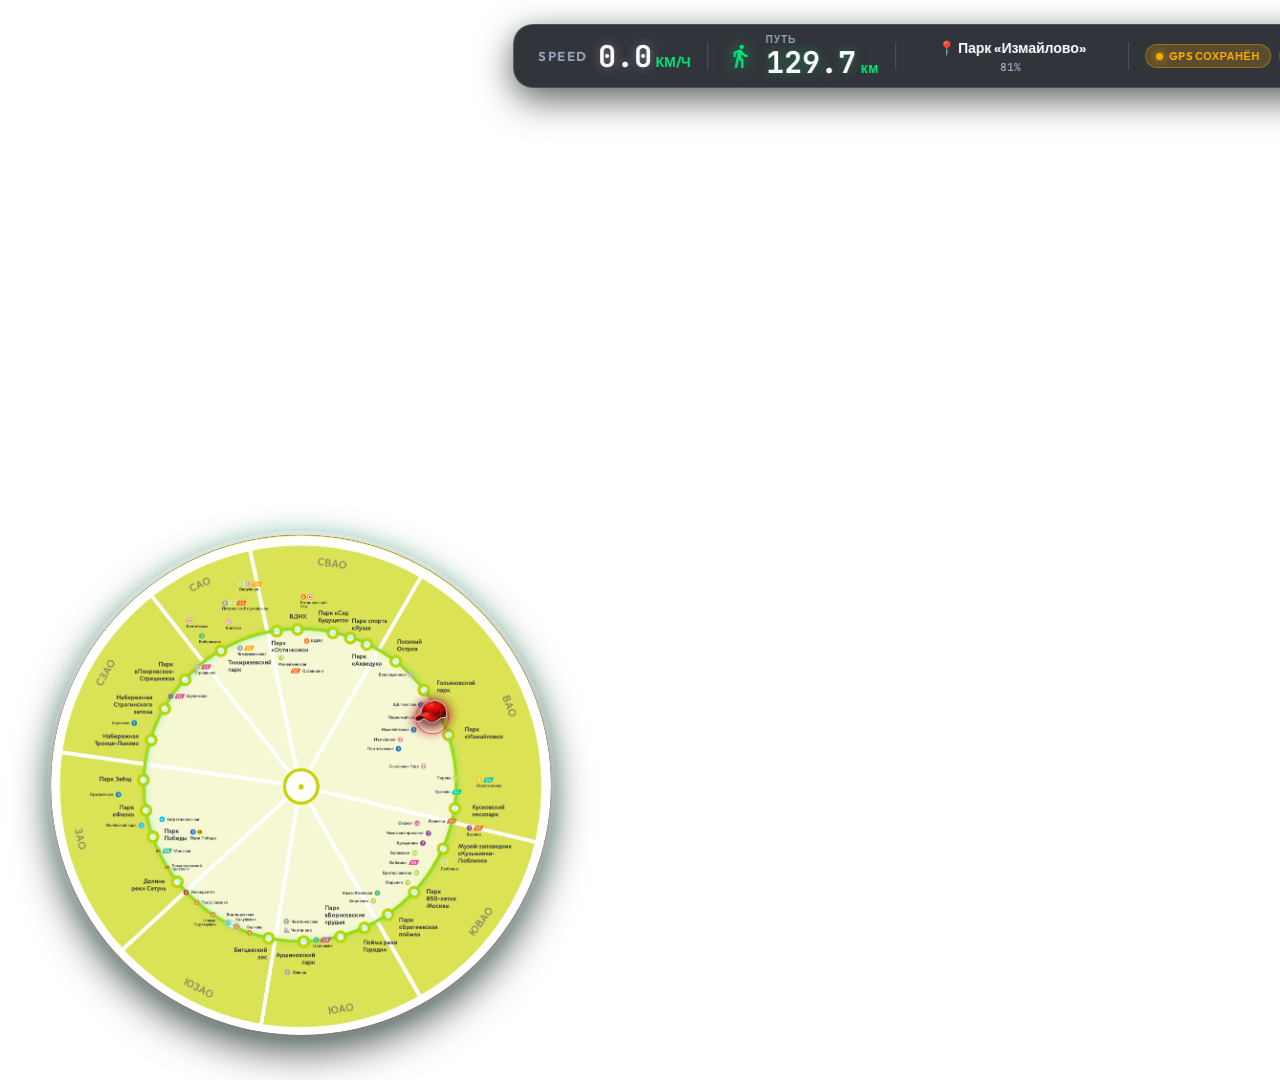
<file: index.html>
<!DOCTYPE html>
<html lang="ru">
<head>
  <meta charset="UTF-8">
  <meta name="viewport" content="width=1920, height=1080, initial-scale=1.0">
  <title>Зеленое кольцо Москвы — Виджет OBS / Twitch</title>
  <link rel="stylesheet" href="css/style.css">
</head>
<body>
  <div id="overlay-root">
    
    <!-- ====================================================================
         TOP HUD: SPEED, HEART RATE (BPM), LOCATION, STATUS
         ==================================================================== -->
    <header id="top-hud">
      <!-- SPEED Indicator -->
      <div class="hud-item hud-speed">
        <span class="speed-label">SPEED</span>
        <div class="speed-value-wrap">
          <span id="hud-speed-value">0.0</span>
          <span class="speed-unit">км/ч</span>
        </div>
      </div>

      <div class="hud-divider"></div>

      <!-- DISTANCE Traveled Indicator -->
      <div class="hud-item hud-distance">
        <div class="distance-icon-wrap">
          <svg id="hud-distance-icon" viewBox="0 0 24 24" fill="currentColor">
            <path d="M13.5 5.5c1.1 0 2-.9 2-2s-.9-2-2-2-2 .9-2 2 .9 2 2 2zM9.8 8.9L7 23h2.1l1.8-8 2.1 2v6h2v-7.5l-2.1-2 .6-3C14.8 12 16.8 13 19 13v-2c-1.9 0-3.5-1-4.3-2.4l-1-1.6c-.4-.6-1-1-1.7-1-.3 0-.5.1-.8.1L6 8.3V13h2V9.6l1.8-.7"/>
          </svg>
        </div>
        <div class="distance-value-wrap">
          <span class="distance-label">ПУТЬ</span>
          <div class="distance-number-wrap">
            <span id="hud-distance-value">129.7</span>
            <span class="distance-unit">км</span>
          </div>
        </div>
      </div>

      <div class="hud-divider"></div>

      <!-- Current Park & Route Progress -->
      <div class="hud-item hud-location">
        <div id="hud-park-badge">📍 Парк «Измайлово»</div>
        <div class="progress-track-wrap">
          <div class="progress-track">
            <div id="hud-progress-fill" style="width: 20%;"></div>
          </div>
          <span id="hud-progress-text">20%</span>
        </div>
      </div>

      <div class="hud-divider"></div>

      <!-- Live Status Pills -->
      <div class="hud-pills-wrap">
        <div id="hud-gps-pill" class="hud-pill status-waiting">
          <span class="status-dot"></span>GPS: ОЖИДАНИЕ
        </div>
        <div id="hud-ring-pill" class="hud-pill status-live">
          <span class="status-dot"></span>ЗКМ: 160 КМ
        </div>
      </div>
    </header>

    <!-- ====================================================================
         CIRCULAR MOSCOW GREEN RING MAP & CAP MARKER
         ==================================================================== -->
    <main id="widget-stage">
      <div id="map-viewport">
        <div id="map-container">
          <!-- Background image of Moscow Green Ring -->
          <img id="map-image" src="map.png" alt="Зеленое кольцо Москвы" draggable="false">

          <!-- Glowing ring track overlay -->
          <div id="route-glow-ring"></div>

          <!-- Dynamic Moving Cap Marker -->
          <div id="marker-wrapper">
            <!-- Pulsing radar wave beacon -->
            <div id="marker-pulse"></div>

            <!-- Cap from public/cap.png -->
            <img id="marker-cap" src="cap.png" alt="Маркер кепка" draggable="false">

            <!-- Fallback SVG Cap (if cap.png fails to load) -->
            <div id="marker-fallback">
              <svg class="fallback-cap-svg" viewBox="0 0 64 64" fill="none">
                <circle cx="32" cy="32" r="28" fill="#e53935" stroke="#ffffff" stroke-width="3"/>
                <path d="M16 38 C 22 24, 42 24, 48 38 Z" fill="#b71c1c"/>
                <ellipse cx="32" cy="40" rx="16" ry="6" fill="#d32f2f"/>
              </svg>
            </div>
          </div>
        </div>
      </div>
    </main>

    <!-- ====================================================================
         STREAM CONTROLS PANEL (Hidden in clean OBS mode or via 'H' key)
         ==================================================================== -->
    <aside id="controls-panel">
      <div class="controls-header">
        <span>Статус приёма стрима</span>
        <span class="shortcut-hints">Скрыть: <kbd>H</kbd></span>
      </div>

      <div class="controls-buttons">
        <button id="btn-toggle-layout" class="interactive-btn">
          📐 Сменить угол
        </button>
        <button id="btn-copy-mobile-link" class="interactive-btn">
          📱 Скопировать ссылку для стримера
        </button>
      </div>

      <div class="shortcut-hints">
        <span>Скрыть панель: <kbd>H</kbd></span>
        <span>Положение: <kbd>L</kbd></span>
      </div>

      <div id="status-message"></div>
    </aside>

  </div>

  <script type="module" src="js/overlay.js?v=129.7"></script>
</body>
</html>
</file>
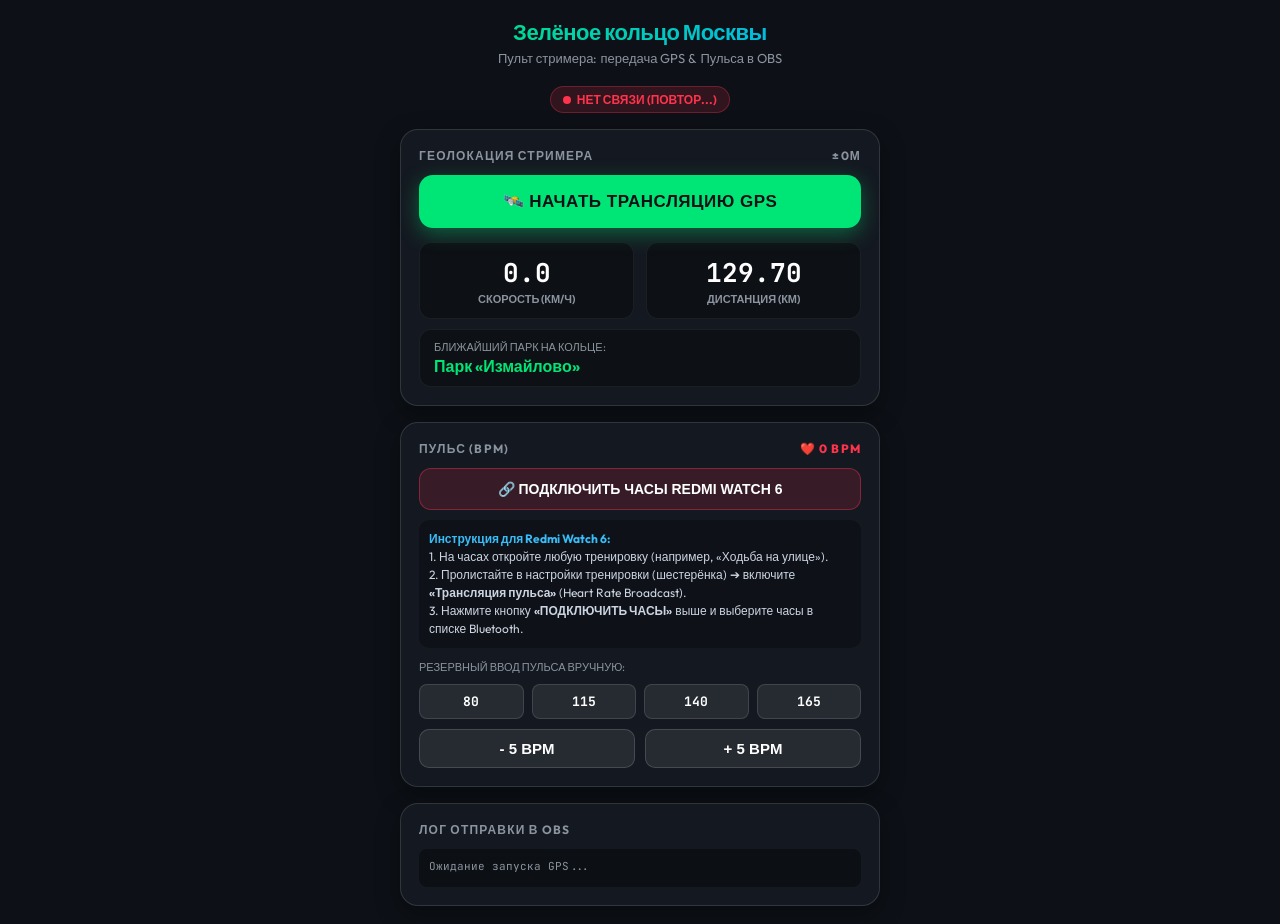
<file: mobile.html>
<!DOCTYPE html>
<html lang="ru">
<head>
  <meta charset="UTF-8">
  <meta name="viewport" content="width=device-width, initial-scale=1.0, maximum-scale=1.0, user-scalable=no">
  <title>Пульт стримера — Зелёное кольцо Москвы</title>
  <link rel="stylesheet" href="css/mobile.css">
</head>
<body>
  <div class="mobile-container">
    
    <header>
      <h1>Зелёное кольцо Москвы</h1>
      <div class="subtitle">Пульт стримера: передача GPS & Пульса в OBS</div>
    </header>

    <!-- Connection Status -->
    <div style="text-align: center;">
      <div id="conn-status" class="connection-pill conn-offline">
        <span class="dot"></span>ПОДКЛЮЧЕНИЕ К ОБС...
      </div>
    </div>

    <!-- GPS Main Card -->
    <section class="card">
      <div class="card-title">
        <span>Геолокация стримера</span>
        <span id="val-accuracy">±0м</span>
      </div>

      <button id="btn-gps-toggle" class="btn-primary">
        🛰️ НАЧАТЬ ТРАНСЛЯЦИЮ GPS
      </button>

      <div class="metrics-grid">
        <div class="metric-box">
          <div id="val-speed" class="metric-val">0.0</div>
          <div class="metric-unit">скорость (км/ч)</div>
        </div>
        <div class="metric-box">
          <div id="val-dist" class="metric-val">129.70</div>
          <div class="metric-unit">дистанция (км)</div>
        </div>
      </div>

      <div class="metric-box" style="margin-top: 10px; text-align: left; padding: 10px 14px;">
        <div style="font-size: 11px; color: var(--text-muted); text-transform: uppercase;">Ближайший парк на кольце:</div>
        <div id="val-park" style="font-size: 16px; font-weight: 700; color: #00e676; margin-top: 2px;">
          Парк «Измайлово»
        </div>
      </div>
    </section>

    <!-- Heart Rate (BPM) Card -->
    <section class="card">
      <div class="card-title">
        <span>Пульс (BPM)</span>
        <span style="color: var(--accent-red); font-weight: 800;">❤️ <span id="val-bpm">0</span> BPM</span>
      </div>

      <button id="btn-ble-connect" class="btn-secondary" style="background: rgba(255, 51, 75, 0.15); border-color: rgba(255, 51, 75, 0.4); color: #fff;">
        🔗 ПОДКЛЮЧИТЬ ЧАСЫ REDMI WATCH 6
      </button>

      <div style="font-size: 12px; color: #cbd5e1; margin-top: 10px; line-height: 1.5; background: rgba(0,0,0,0.3); padding: 10px; border-radius: 10px;">
        <b style="color: #38bdf8;">Инструкция для Redmi Watch 6:</b><br>
        1. На часах откройте любую тренировку (например, «Ходьба на улице»).<br>
        2. Пролистайте в настройки тренировки (шестерёнка) ➔ включите <b>«Трансляция пульса»</b> (Heart Rate Broadcast).<br>
        3. Нажмите кнопку <b>«ПОДКЛЮЧИТЬ ЧАСЫ»</b> выше и выберите часы в списке Bluetooth.
      </div>

      <!-- Quick Manual BPM Controls as backup -->
      <div style="font-size: 11px; color: var(--text-muted); margin-top: 12px; text-transform: uppercase;">
        Резервный ввод пульса вручную:
      </div>
      <div class="bpm-presets">
        <button class="btn-preset" data-bpm="80">80</button>
        <button class="btn-preset" data-bpm="115">115</button>
        <button class="btn-preset" data-bpm="140">140</button>
        <button class="btn-preset" data-bpm="165">165</button>
      </div>

      <div class="bpm-step-row">
        <button id="btn-bpm-minus" class="btn-step">- 5 BPM</button>
        <button id="btn-bpm-plus" class="btn-step">+ 5 BPM</button>
      </div>
    </section>

    <!-- Status Log -->
    <section class="card">
      <div class="card-title">Лог отправки в OBS</div>
      <div id="status-log" class="status-log">Ожидание запуска GPS...</div>
    </section>

  </div>

  <script type="module" src="js/mobile.js"></script>
</body>
</html>
</file>
<file: css/style.css>
@import url('https://fonts.googleapis.com/css2?family=Outfit:wght@400;600;700;800;900&family=JetBrains+Mono:wght@500;700&display=swap');

:root {
  --primary-green: #00e676;
  --glow-green: rgba(0, 230, 118, 0.4);
  --accent-red: #ff334b;
  --glow-red: rgba(255, 51, 75, 0.5);
  --bg-hud: rgba(13, 17, 24, 0.85);
  --border-hud: rgba(255, 255, 255, 0.14);
  --text-main: #f0f4f8;
  --text-muted: #94a3b8;
  --font-main: 'Outfit', -apple-system, BlinkMacSystemFont, sans-serif;
  --font-mono: 'JetBrains Mono', monospace;
}

* {
  box-sizing: border-box;
}

html, body {
  width: 1920px;
  height: 1080px;
  margin: 0;
  padding: 0;
  overflow: hidden;
  background: transparent !important;
  font-family: var(--font-main);
  color: var(--text-main);
  user-select: none;
}

/* Master Overlay Root */
#overlay-root {
  position: absolute;
  top: 0;
  left: 0;
  width: 1920px;
  height: 1080px;
  background: transparent;
  pointer-events: none;
  display: flex;
  flex-direction: column;
}

/* Allow interactive control panel clicks */
#controls-panel, .interactive-btn {
  pointer-events: auto;
}

/* ==========================================================================
   TOP STREAM HUD (SPEED, HEART RATE, LOCATION, PROGRESS)
   ========================================================================== */
#top-hud {
  position: absolute;
  top: 24px;
  left: 50%;
  transform: translateX(-50%);
  display: flex;
  align-items: center;
  gap: 16px;
  padding: 10px 24px;
  background: var(--bg-hud);
  backdrop-filter: blur(16px);
  -webkit-backdrop-filter: blur(16px);
  border: 1px solid var(--border-hud);
  border-radius: 20px;
  box-shadow: 0 12px 36px rgba(0, 0, 0, 0.6), 0 0 18px rgba(0, 230, 118, 0.15);
  z-index: 100;
  pointer-events: auto;
  transition: all 0.3s cubic-bezier(0.16, 1, 0.3, 1);
}

.hud-item {
  display: flex;
  align-items: center;
  gap: 10px;
}

.hud-divider {
  width: 1px;
  height: 28px;
  background: rgba(255, 255, 255, 0.15);
}

/* Speed Display */
.hud-speed {
  font-weight: 800;
}

.speed-label {
  font-size: 13px;
  font-weight: 700;
  letter-spacing: 1.5px;
  color: var(--text-muted);
  text-transform: uppercase;
}

.speed-value-wrap {
  display: flex;
  align-items: baseline;
  gap: 4px;
}

#hud-speed-value {
  font-family: var(--font-mono);
  font-size: 30px;
  font-weight: 700;
  color: #ffffff;
  min-width: 45px;
  text-shadow: 0 0 12px rgba(255, 255, 255, 0.3);
}

.speed-unit {
  font-size: 14px;
  font-weight: 700;
  color: var(--primary-green);
  text-transform: uppercase;
}

/* DISTANCE Display */
.hud-distance {
  display: flex;
  align-items: center;
  gap: 10px;
}

.distance-icon-wrap {
  position: relative;
  display: flex;
  align-items: center;
  justify-content: center;
  width: 32px;
  height: 32px;
}

#hud-distance-icon {
  width: 26px;
  height: 26px;
  fill: #00e676;
  filter: drop-shadow(0 0 8px rgba(0, 230, 118, 0.6));
  animation: runner-bounce 1.2s infinite ease-in-out;
}

@keyframes runner-bounce {
  0%, 100% { transform: translateY(0); }
  50% { transform: translateY(-3px); }
}

.distance-value-wrap {
  display: flex;
  flex-direction: column;
  justify-content: center;
}

.distance-label {
  font-size: 10px;
  font-weight: 700;
  color: var(--text-muted);
  letter-spacing: 1px;
  text-transform: uppercase;
  line-height: 1;
  margin-bottom: 2px;
}

.distance-number-wrap {
  display: flex;
  align-items: baseline;
  gap: 5px;
}

#hud-distance-value {
  font-family: var(--font-mono);
  font-size: 30px;
  font-weight: 700;
  color: #ffffff;
  min-width: 58px;
  text-shadow: 0 0 12px rgba(0, 230, 118, 0.4);
  line-height: 1;
}

.distance-unit {
  font-size: 14px;
  font-weight: 700;
  color: #00e676;
  letter-spacing: 0.5px;
}

/* Location Badge & Route Progress */
.hud-location {
  display: flex;
  flex-direction: column;
  gap: 3px;
  min-width: 200px;
}

#hud-park-badge {
  font-size: 14px;
  font-weight: 700;
  color: #ffffff;
  white-space: nowrap;
  overflow: hidden;
  text-overflow: ellipsis;
  max-width: 240px;
}

.progress-track-wrap {
  display: flex;
  align-items: center;
  gap: 8px;
}

.progress-track {
  flex: 1;
  height: 5px;
  background: rgba(255, 255, 255, 0.12);
  border-radius: 3px;
  overflow: hidden;
}

#hud-progress-fill {
  height: 100%;
  width: 0%;
  background: linear-gradient(90deg, #00e676, #00b0ff);
  border-radius: 3px;
  transition: width 0.4s ease;
  box-shadow: 0 0 8px var(--glow-green);
}

#hud-progress-text {
  font-family: var(--font-mono);
  font-size: 11px;
  font-weight: 700;
  color: var(--text-muted);
  min-width: 32px;
}

/* Status Pills (GPS LIVE, DEMO, BLE) */
.hud-pills-wrap {
  display: flex;
  align-items: center;
  gap: 8px;
}

.hud-pill {
  display: flex;
  align-items: center;
  gap: 6px;
  font-size: 11px;
  font-weight: 700;
  padding: 4px 10px;
  border-radius: 12px;
  text-transform: uppercase;
  letter-spacing: 0.5px;
}

.status-dot {
  width: 7px;
  height: 7px;
  border-radius: 50%;
}

.status-live {
  background: rgba(0, 230, 118, 0.18);
  color: #00e676;
  border: 1px solid rgba(0, 230, 118, 0.35);
}
.status-live .status-dot {
  background: #00e676;
  box-shadow: 0 0 8px #00e676;
}

.status-demo {
  background: rgba(179, 136, 255, 0.2);
  color: #b388ff;
  border: 1px solid rgba(179, 136, 255, 0.4);
}
.status-demo .status-dot {
  background: #b388ff;
  box-shadow: 0 0 8px #b388ff;
}

.status-waiting {
  background: rgba(148, 163, 184, 0.18);
  color: #94a3b8;
  border: 1px solid rgba(148, 163, 184, 0.3);
}
.status-waiting .status-dot {
  background: #94a3b8;
}

.status-retained {
  background: rgba(255, 171, 0, 0.2);
  color: #ffab00;
  border: 1px solid rgba(255, 171, 0, 0.4);
}
.status-retained .status-dot {
  background: #ffab00;
  box-shadow: 0 0 8px #ffab00;
}

/* ==========================================================================
   CIRCULAR MAP WIDGET CONTAINER
   ========================================================================== */
#widget-stage {
  position: absolute;
  bottom: 30px;
  left: 36px;
  width: 530px;
  height: 530px;
  display: flex;
  align-items: center;
  justify-content: center;
  transition: all 0.4s cubic-bezier(0.16, 1, 0.3, 1);
  pointer-events: auto;
}

/* Circular Map Viewport: clips out the outer solid olive background! */
#map-viewport {
  position: relative;
  width: 500px;
  height: 500px;
  border-radius: 50%;
  overflow: hidden;
  box-shadow:
    0 16px 40px rgba(0, 0, 0, 0.65),
    0 0 0 4px rgba(255, 255, 255, 0.9),
    0 0 24px rgba(0, 230, 118, 0.35);
  background: #000;
}

/* The underlying full map container (1513x1116 scaled and centered) */
#map-container {
  position: absolute;
  /* Centering the circle center (762.69, 570.96) right at viewport center (250, 250) */
  /* Scale factor: 500px viewport / (522.5 * 2 = 1045px diameter) ~= 0.478468 */
  width: 1513px;
  height: 1116px;
  left: 50%;
  top: 50%;
  transform: translate(-50.41%, -51.16%) scale(0.4785);
  transform-origin: 50.41% 51.16%;
}

#map-image {
  width: 1513px;
  height: 1116px;
  display: block;
  pointer-events: none;
}

/* Overlay glowing ring highlight along route */
#route-glow-ring {
  position: absolute;
  top: 570.96px;
  left: 762.69px;
  width: 652.92px; /* 2 * 326.46 */
  height: 652.92px;
  transform: translate(-50%, -50%);
  border-radius: 50%;
  border: 3px solid rgba(0, 230, 118, 0.25);
  box-shadow: 0 0 16px rgba(0, 230, 118, 0.4), inset 0 0 16px rgba(0, 230, 118, 0.2);
  pointer-events: none;
}

/* ==========================================================================
   MARKER: CAP / LOGO + RADAR PULSE BEACON
   ========================================================================== */
#marker-wrapper {
  position: absolute;
  /* left and top dynamically set in overlay.js as percentages of map (1513x1116) */
  width: 0;
  height: 0;
  display: flex;
  align-items: center;
  justify-content: center;
  z-index: 50;
  pointer-events: none;
}

/* Glowing radar pulse expanding underneath the cap */
#marker-pulse {
  position: absolute;
  width: 70px;
  height: 70px;
  border-radius: 50%;
  background: radial-gradient(circle, rgba(255, 51, 75, 0.5) 0%, rgba(255, 51, 75, 0) 70%);
  border: 2px solid rgba(255, 51, 75, 0.8);
  box-shadow: 0 0 18px var(--glow-red);
  transform: translate(-50%, -50%);
  animation: radar-expand 1.8s infinite cubic-bezier(0.2, 0.8, 0.4, 1);
  pointer-events: none;
}

@keyframes radar-expand {
  0% {
    transform: translate(-50%, -50%) scale(0.4);
    opacity: 1;
  }
  100% {
    transform: translate(-50%, -50%) scale(2.2);
    opacity: 0;
  }
}

/* Cap Image from public/cap.png */
#marker-cap {
  position: absolute;
  width: 76px;
  height: 76px;
  object-fit: contain;
  /* Anchor slightly below center for realistic pin look */
  transform: translate(-50%, -60%);
  filter: drop-shadow(0 6px 14px rgba(0, 0, 0, 0.75)) drop-shadow(0 0 10px rgba(255, 51, 75, 0.6));
  transition: transform 0.15s ease-out;
  animation: cap-bob 2.4s infinite ease-in-out;
  pointer-events: none;
}

@keyframes cap-bob {
  0%, 100% { transform: translate(-50%, -60%) rotate(0deg); }
  50% { transform: translate(-50%, -67%) rotate(2deg); }
}

/* Fallback Red Cap / Marker (if cap.png is missing) */
#marker-fallback {
  position: absolute;
  width: 64px;
  height: 64px;
  transform: translate(-50%, -50%);
  align-items: center;
  justify-content: center;
  display: none;
}

.fallback-cap-svg {
  width: 58px;
  height: 58px;
  filter: drop-shadow(0 6px 12px rgba(0,0,0,0.8));
}

/* ==========================================================================
   LAYOUT VARIANTS (via URL param or L key)
   ========================================================================== */
/* Bottom-Right */
#overlay-root.layout-bottom-right #widget-stage {
  left: auto;
  right: 36px;
  bottom: 30px;
}

/* Center */
#overlay-root.layout-center #widget-stage {
  left: 50%;
  bottom: auto;
  top: 50%;
  transform: translate(-50%, -50%);
  width: 680px;
  height: 680px;
}
#overlay-root.layout-center #map-viewport {
  width: 650px;
  height: 650px;
}
#overlay-root.layout-center #map-container {
  transform: translate(-50.41%, -51.16%) scale(0.622);
}

/* Fullscreen Overlay Mode */
#overlay-root.layout-fullscreen #widget-stage {
  left: 50%;
  bottom: auto;
  top: 50%;
  transform: translate(-50%, -50%);
  width: 950px;
  height: 950px;
}
#overlay-root.layout-fullscreen #map-viewport {
  width: 900px;
  height: 900px;
}
#overlay-root.layout-fullscreen #map-container {
  transform: translate(-50.41%, -51.16%) scale(0.861);
}

/* ==========================================================================
   STREAMER CONTROLS PANEL (Auto-hide for OBS clean stream)
   ========================================================================== */
#controls-panel {
  position: absolute;
  bottom: 24px;
  right: 36px;
  display: flex;
  flex-direction: column;
  gap: 10px;
  background: var(--bg-hud);
  backdrop-filter: blur(14px);
  border: 1px solid var(--border-hud);
  padding: 14px 18px;
  border-radius: 18px;
  box-shadow: 0 10px 30px rgba(0,0,0,0.5);
  z-index: 110;
  transition: opacity 0.3s ease, transform 0.3s ease;
}

#controls-panel.obs-hidden {
  opacity: 0;
  pointer-events: none;
  transform: translateY(12px);
}

.controls-header {
  display: flex;
  align-items: center;
  justify-content: space-between;
  font-size: 11px;
  font-weight: 700;
  letter-spacing: 1px;
  color: var(--text-muted);
  text-transform: uppercase;
}

.controls-buttons {
  display: flex;
  gap: 8px;
  flex-wrap: wrap;
}

.interactive-btn {
  background: rgba(255, 255, 255, 0.08);
  border: 1px solid rgba(255, 255, 255, 0.16);
  color: #ffffff;
  padding: 8px 14px;
  border-radius: 10px;
  font-family: var(--font-main);
  font-size: 13px;
  font-weight: 700;
  cursor: pointer;
  display: flex;
  align-items: center;
  gap: 6px;
  transition: all 0.2s ease;
}

.interactive-btn:hover {
  background: rgba(255, 255, 255, 0.16);
  border-color: rgba(255, 255, 255, 0.3);
  transform: translateY(-1px);
}

.interactive-btn.active {
  background: var(--primary-green);
  color: #0d1117;
  border-color: var(--primary-green);
  box-shadow: 0 0 14px var(--glow-green);
}

.shortcut-hints {
  font-size: 11px;
  color: var(--text-muted);
  display: flex;
  gap: 10px;
}

.shortcut-hints kbd {
  background: rgba(255, 255, 255, 0.12);
  padding: 2px 5px;
  border-radius: 4px;
  font-family: var(--font-mono);
  color: #fff;
}

#status-message {
  font-size: 12px;
  min-height: 16px;
  font-weight: 600;
}
.msg-info { color: #38bdf8; }
.msg-success { color: #4ade80; }
.msg-warning { color: #facc15; }
</file>
<file: css/mobile.css>
@import url('https://fonts.googleapis.com/css2?family=Outfit:wght@400;600;700;800&family=JetBrains+Mono:wght@500;700&display=swap');

:root {
  --primary-green: #00e676;
  --accent-red: #ff334b;
  --bg-dark: #0d1117;
  --bg-card: rgba(22, 27, 34, 0.95);
  --border-card: rgba(255, 255, 255, 0.12);
  --text-main: #f0f4f8;
  --text-muted: #8b949e;
  --font-main: 'Outfit', sans-serif;
  --font-mono: 'JetBrains Mono', monospace;
}

* {
  box-sizing: border-box;
  margin: 0;
  padding: 0;
  -webkit-tap-highlight-color: transparent;
}

body {
  background-color: var(--bg-dark);
  color: var(--text-main);
  font-family: var(--font-main);
  min-height: 100vh;
  padding: 18px;
  display: flex;
  flex-direction: column;
  align-items: center;
}

.mobile-container {
  width: 100%;
  max-width: 480px;
  display: flex;
  flex-direction: column;
  gap: 16px;
}

header {
  text-align: center;
  margin-bottom: 4px;
}

h1 {
  font-size: 22px;
  font-weight: 800;
  letter-spacing: -0.5px;
  background: linear-gradient(90deg, #00e676, #00b0ff);
  -webkit-background-clip: text;
  -webkit-text-fill-color: transparent;
}

.subtitle {
  font-size: 13px;
  color: var(--text-muted);
  margin-top: 4px;
}

/* Card styles */
.card {
  background: var(--bg-card);
  border: 1px solid var(--border-card);
  border-radius: 18px;
  padding: 18px;
  box-shadow: 0 8px 24px rgba(0,0,0,0.4);
}

.card-title {
  font-size: 12px;
  font-weight: 700;
  letter-spacing: 1.2px;
  text-transform: uppercase;
  color: var(--text-muted);
  margin-bottom: 12px;
  display: flex;
  align-items: center;
  justify-content: space-between;
}

/* Status Indicator */
.connection-pill {
  display: inline-flex;
  align-items: center;
  gap: 6px;
  padding: 5px 12px;
  border-radius: 20px;
  font-size: 12px;
  font-weight: 700;
}
.conn-online {
  background: rgba(0, 230, 118, 0.15);
  color: #00e676;
  border: 1px solid rgba(0, 230, 118, 0.3);
}
.conn-offline {
  background: rgba(255, 51, 75, 0.15);
  color: #ff334b;
  border: 1px solid rgba(255, 51, 75, 0.3);
}
.dot {
  width: 8px;
  height: 8px;
  border-radius: 50%;
  background: currentColor;
}

/* Large Action Buttons */
.btn-primary {
  width: 100%;
  padding: 16px;
  border-radius: 14px;
  border: none;
  font-size: 17px;
  font-weight: 800;
  letter-spacing: 0.5px;
  color: #0d1117;
  background: var(--primary-green);
  cursor: pointer;
  box-shadow: 0 6px 20px rgba(0, 230, 118, 0.35);
  transition: all 0.2s ease;
  display: flex;
  align-items: center;
  justify-content: center;
  gap: 10px;
}

.btn-primary.active {
  background: #ff334b;
  color: #ffffff;
  box-shadow: 0 6px 20px rgba(255, 51, 75, 0.4);
}

.btn-secondary {
  width: 100%;
  padding: 12px;
  border-radius: 12px;
  border: 1px solid rgba(255, 255, 255, 0.18);
  font-size: 14px;
  font-weight: 700;
  color: #ffffff;
  background: rgba(255, 255, 255, 0.08);
  cursor: pointer;
  margin-top: 10px;
  display: flex;
  align-items: center;
  justify-content: center;
  gap: 8px;
}

/* Metrics Grid */
.metrics-grid {
  display: grid;
  grid-template-columns: 1fr 1fr;
  gap: 12px;
  margin-top: 14px;
}

.metric-box {
  background: rgba(0, 0, 0, 0.35);
  border: 1px solid rgba(255, 255, 255, 0.06);
  border-radius: 12px;
  padding: 12px;
  text-align: center;
}

.metric-val {
  font-family: var(--font-mono);
  font-size: 26px;
  font-weight: 700;
  color: #ffffff;
}

.metric-unit {
  font-size: 11px;
  font-weight: 700;
  color: var(--text-muted);
  text-transform: uppercase;
  margin-top: 2px;
}

/* BPM Manual Controls */
.bpm-presets {
  display: grid;
  grid-template-columns: repeat(4, 1fr);
  gap: 8px;
  margin-top: 10px;
}

.btn-preset {
  background: rgba(255, 255, 255, 0.08);
  border: 1px solid rgba(255, 255, 255, 0.12);
  color: #ffffff;
  padding: 8px 4px;
  border-radius: 8px;
  font-family: var(--font-mono);
  font-weight: 700;
  font-size: 13px;
  cursor: pointer;
}

.btn-preset:active {
  background: var(--accent-red);
}

.bpm-step-row {
  display: flex;
  align-items: center;
  gap: 10px;
  margin-top: 10px;
}

.btn-step {
  flex: 1;
  background: rgba(255, 255, 255, 0.08);
  border: 1px solid rgba(255, 255, 255, 0.15);
  color: #ffffff;
  padding: 10px;
  border-radius: 10px;
  font-weight: 700;
  font-size: 15px;
  cursor: pointer;
}

.status-log {
  font-family: var(--font-mono);
  font-size: 11px;
  color: var(--text-muted);
  background: rgba(0, 0, 0, 0.4);
  padding: 10px;
  border-radius: 8px;
  margin-top: 8px;
  min-height: 38px;
  word-break: break-all;
}
</file>
